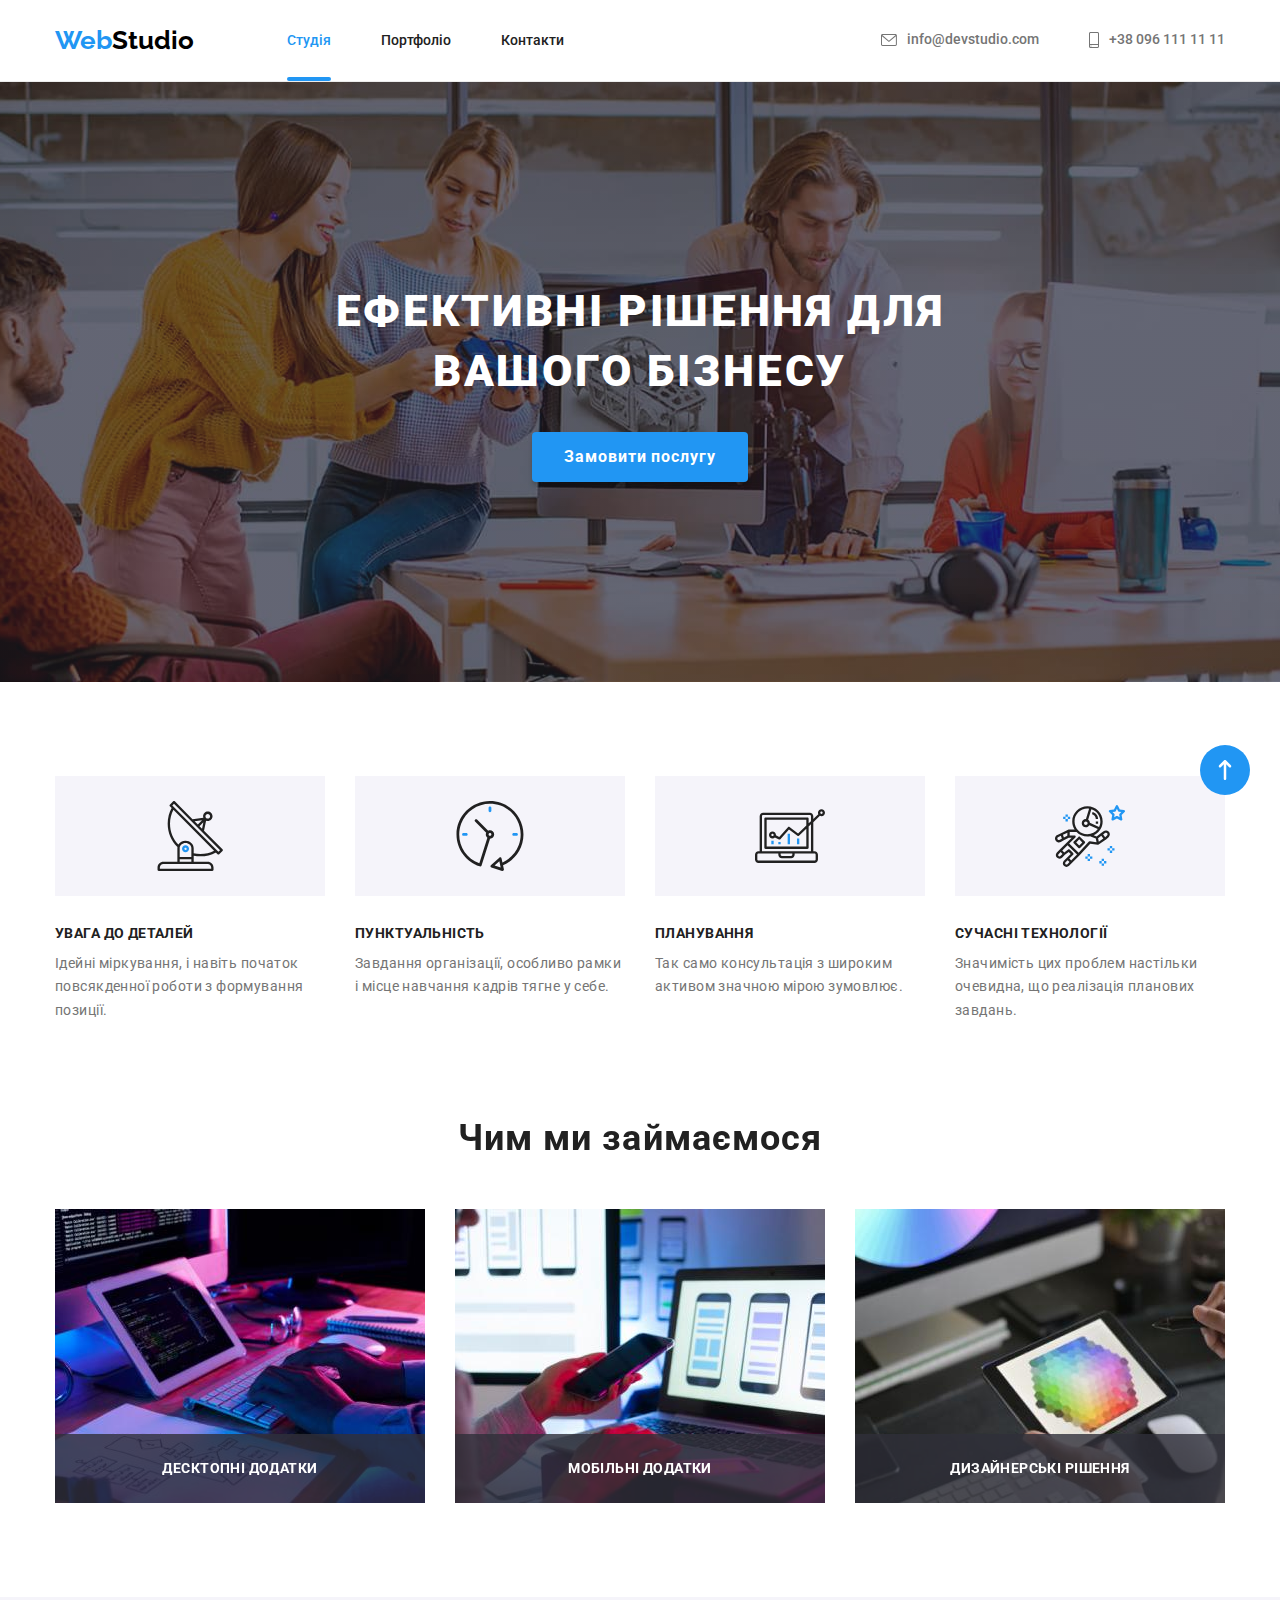
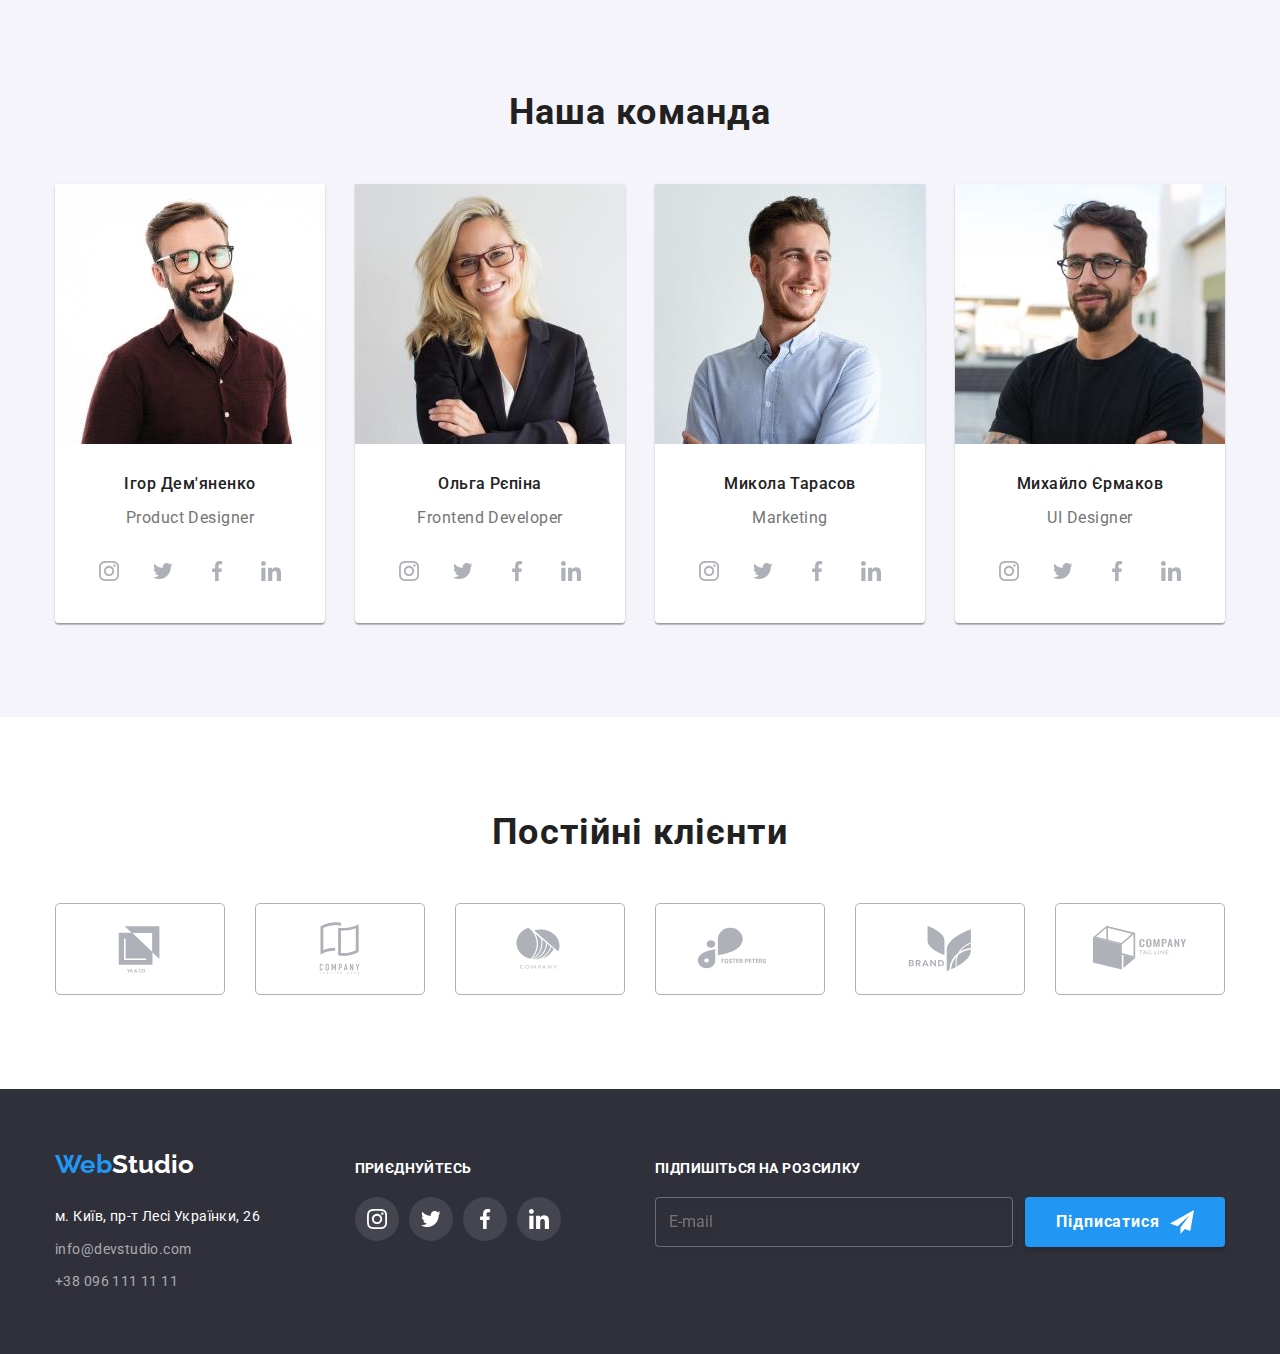
<file: index.html>
<!DOCTYPE html>
<html lang="uk">
  <head>
    <meta charset="utf-8" />
    <meta http-equiv="X-UA-Compatible" content="IE=edge" />
    <meta name="viewport" content="width=device-width, initial-scale=1" />
    <title>Студія</title>
    <link
      href="https://fonts.googleapis.com/css2?family=Raleway:wght@700&family=Roboto:wght@400;500;700;900&display=swap"
      rel="stylesheet"
    />
    <link
      rel="stylesheet"
      href="https://cdnjs.cloudflare.com/ajax/libs/modern-normalize/1.1.0/modern-normalize.min.css"
    />
    <link href="./css/main.min.css" rel="stylesheet" />
  </head>
  <body>
    <header class="header" id="header">
      <div class="container header__container">
        <a href="./index.html" class="header__logo link" lang="en" title="Cтудія">
          <span class="header__logo--accent">Web</span><span>Studio</span>
        </a>
        <nav class="navigation">
          <ul class="navigation__list list">
            <li class="navigation__item">
              <a href="./index.html" class="navigation__link navigation__link--current link">Студія</a>
            </li>
            <li class="navigation__item">
              <a href="./portfolio.html" class="navigation__link link">Портфоліо</a>
            </li>
            <li class="navigation__item">
              <a href="#cont" class="navigation__link link">Контакти</a></li>
          </ul>
        </nav>

        <ul class="header-contacts__list list">
          <li class="header-contacts__item">
            <a href="mailto:info@devstudio.com" class="header-contacts__link link">
              <svg class="header-contacts__icon-envelope" width="16" height="12">
                <use href="./images/icons.svg#icon-envelope"></use>
              </svg>
              info@devstudio.com</a
            >
          </li>
          <li class="header-contacts__item">
            <a href="tel:+380961111111" class="header-contacts__link link">
              <svg class="header-contacts__icon-smartphone" width="10" height="16">
                <use href="./images/icons.svg#icon-smartphone"></use>
              </svg>
              +38 096 111 11 11</a
            >
          </li>
        </ul>
        <div class="header-line"></div>
      </div>
    </header>
    <main>
      <section class="hero section" id="hero">
        <div class="container hero__container">
          <h1 class="hero__title">
            Ефективні рішення для <br />
            вашого бізнесу
          </h1>
          <button class="hero__button btn" type="button" data-modal-open="openModalBtn">
            Замовити послугу
          </button>
          <div class="overlay is-hidden" data-modal="modal"> 
            <div class="modal" data-modal="data-modal">
              <p class="modal__title">Залиште свої дані, ми вам передзвонимо</p>
              <a class="modal__button" href="#" data-modal-close="closeModalBtn">
                <svg class="button__close-icon" width="18" height="18">
                  <use href="./images/icons.svg#icon-close"></use>
                </svg>
              </a>
              <form class="modal__form" action="./recall.html">
                <div class="form-group" role="group">
                  <label class="form__label" for="name">Ім'я
                    <input class="form__input" type="text" id="name">
                    <svg class="form__icon" width="18" height="18">
                      <use href="./images/icons.svg#icon-person"></use>
                    </svg> 
                  </label>
                  <label class="form__label" for="phone">Телефон
                    <input class="form__input" type="text" id="phone">
                    <svg class="form__icon" width="18" height="18">
                      <use href="./images/icons.svg#icon-phone"></use>
                    </svg>
                  </label>
                  <label class="form__label" for="mail">Пошта
                    <input class="form__input" type="text" id="mail">
                    <svg class="form__icon" width="18" height="18">
                      <use href="./images/icons.svg#icon-email"></use>
                    </svg>
                  </label>
                  <label class="form__label" for="comment">Коментар
                    <textarea class="comment-input form__input" rows="7" placeholder="Введіть текст" id="comment"></textarea>
                  </label>
                </div>
                <div class="privacy-wrap">
                  <label class="privacy-checkbox">
                    <input class="privacy__input" type="checkbox" name="privacy" value="privacy" />
                    Погоджуюся з розсилкою та приймаю 
                    <svg class="privacy__check-icon" width="16" height="15">
                      <use href="./images/icons.svg#icon-checkbox"></use>
                    </svg>
                    <svg class="privacy__uncheck-icon"  width="16" height="15">
                      <use href="./images/icons.svg#icon-uncheck"></use>
                    </svg>
                    <a class="privacy__link link" href="#">Умови договору</a>
                  </label>
                </div>
                <button class="form_button btn" type="submit">Відправити</button>
              </form>
              
            </div>
          </div>
        </div>
      </section>
      <section class="feauters section">
        <div class="container feauters-wrap">
          <h2 class="feauters__title visually-hidden">Особливості</h2>
          <ul class="feauters__list list">
            <li class="feauters__item item">
              <div class="feauters__icon-wrapper">
                <svg class="feauters__icon icon" width="70" height="70">
                  <use href="./images/icons.svg#icon-antenna"></use>
                </svg>
              </div>
              <h3 class="feauters__post poststyle">УВАГА ДО ДЕТАЛЕЙ</h3>
              <p class="feauters__text textstyle">
                Ідейні міркування, і навіть початок повсякденної роботи з
                формування позиції.
              </p>
            </li>
            <li class="feauters__item item">
              <div class="feauters__icon-wrapper">
                <svg class="feauters__icon icon" width="70" height="70">
                  <use href="./images/icons.svg#icon-clock"></use>
                </svg>
              </div>
              <h3 class="feauters__post poststyle">ПУНКТУАЛЬНІСТЬ</h3>
              <p class="feauters__text textstyle">
                Завдання організації, особливо рамки і місце навчання кадрів
                тягне у себе.
              </p>
            </li>
            <li class="feauters__item item">
              <div class="feauters__icon-wrapper">
                <svg class="feauters__icon icon" width="70" height="70">
                  <use href="./images/icons.svg#icon-diagram"></use>
                </svg>
              </div>
              <h3 class="feauters__post poststyle">ПЛАНУВАННЯ</h3>
              <p class="feauters__text textstyle">
                Так само консультація з широким активом значною мірою зумовлює.
              </p>
            </li>
            <li class="feauters__item item">
              <div class="feauters__icon-wrapper">
                <svg class="feauters__icon icon" width="70" height="70">
                  <use href="./images/icons.svg#icon-astronaut"></use>
                </svg>
              </div>
              <h3 class="feauters__post poststyle">СУЧАСНІ ТЕХНОЛОГІЇ</h3>
              <p class="feauters__text textstyle">
                Значимість цих проблем настільки очевидна, що реалізація
                планових завдань.
              </p>
            </li>
          </ul>
        </div>
      </section>
      <section class="section services">
        <div class="container services__container">
          <h2 class="services__title">Чим ми займаємося</h2>
          <ul class="services__list list">
            <li class="services__item item">
              <img 
                class="services__img"
                src="./images/1-web.jpg"
                alt="Верстка веб-сторінок. Програміст пише код для веб-сайту"
                width="370"
              />
              <p class="services__text">
                  Десктопні додатки
              </p>
            </li>
            <li class="services__item item">
              <img
                src="./images/2-soft.jpg"
                alt="Розробка додатків. Дизайнер розробляє інтерфейс додатку"
                width="370"
              />
              <p class="services__text">
                  Мобільні додатки
              </p>
            </li>

            <li class="services__item item">
              <img
                src="./images/3-color.jpg"
                alt="Дизайнерські послуги. Креативний дизайнер підбирає колір на графічному планшеті"
                width="370"
              />
              <p class="services__text">
                  Дизайнерські рішення
              </p>
            </li>
          </ul>
        </div>
      </section>
      <section class="section team">
        <div class="container team__container">
          <h2 class="team__title">Наша команда</h2>
          <ul class="member-list list">
            <li class="member-card item">
              <img src="./images/igor.jpg" width="270" alt="Ігор Дем'яненко" />
              <div class="card">
                <h3 class="card__post poststyle">Ігор Дем'яненко</h3>
                <p class="card__text textstyle">Product Designer</p>
                <ul class="card-soc list">
                  <li class="card-soc__item item">
                    <a href="#" class="link card-soc__link">
                      <svg class="card-soc__icon icon" width="20" height="20">
                        <use href="./images/icons.svg#icon-instagram"></use>
                      </svg>
                    </a>
                  </li>
                  <li class="card-soc__item item">
                    <a href="#" class="link card-soc__link">
                      <svg class="card-soc__icon icon" width="20" height="20">
                        <use href="./images/icons.svg#icon-twitter"></use>
                      </svg>
                    </a>
                  </li>
                  <li class="card-soc__item item">
                    <a href="#" class="link card-soc__link">
                      <svg class="card-soc__icon icon" width="20" height="20">
                        <use href="./images/icons.svg#icon-facebook"></use>
                      </svg>
                    </a>
                  </li>
                  <li class="card-soc__item item">
                    <a href="#" class="link card-soc__link">
                      <svg class="card-soc__icon icon" width="20" height="20">
                        <use href="./images/icons.svg#icon-linkedin"></use>
                      </svg>
                    </a>
                  </li>
                </ul>
              </div>
            </li>
            <li class="member-card item">
              <img src="./images/olga.jpg" width="270" alt="Ольга Рєпіна" />
              <div class="card">
                <h3 class="card__post poststyle">Ольга Рєпіна</h3>
                <p class="card__text textstyle">Frontend Developer</p>
                <ul class="card-soc list">
                  <li class="card-soc__item item">
                    <a href="#" class="link card-soc__link">
                      <svg class="card-soc__icon icon" width="20" height="20">
                        <use href="./images/icons.svg#icon-instagram"></use>
                      </svg>
                    </a>
                  </li>
                  <li class="card-soc__item item">
                    <a href="#" class="link card-soc__link">
                      <svg class="card-soc__icon icon" width="20" height="20">
                        <use href="./images/icons.svg#icon-twitter"></use>
                      </svg>
                    </a>
                  </li>
                  <li class="card-soc__item item">
                    <a href="#" class="link card-soc__link">
                      <svg class="card-soc__icon icon" width="20" height="20">
                        <use href="./images/icons.svg#icon-facebook"></use>
                      </svg>
                    </a>
                  </li>
                  <li class="card-soc__item item">
                    <a href="#" class="link card-soc__link">
                      <svg class="card-soc__icon icon" width="20" height="20">
                        <use href="./images/icons.svg#icon-linkedin"></use>
                      </svg>
                    </a>
                  </li>
                </ul>
              </div>
            </li>
            <li class="member-card item">
              <img src="./images/mykola.jpg" width="270" alt="Микола Тарасов" />
              <div class="card">
                <h3 class="card__post poststyle">Микола Тарасов</h3>
                <p class="card__text textstyle">Marketing</p>
                <ul class="card-soc list">
                  <li class="card-soc__item item">
                    <a href="#" class="link card-soc__link">
                      <svg class="card-soc__icon icon" width="20" height="20">
                        <use href="./images/icons.svg#icon-instagram"></use>
                      </svg>
                    </a>
                  </li>
                  <li class="card-soc__item item">
                    <a href="#" class="link card-soc__link">
                      <svg class="card-soc__icon icon" width="20" height="20">
                        <use href="./images/icons.svg#icon-twitter"></use>
                      </svg>
                    </a>
                  </li>
                  <li class="card-soc__item item">
                    <a href="#" class="link card-soc__link">
                      <svg class="card-soc__icon icon" width="20" height="20">
                        <use href="./images/icons.svg#icon-facebook"></use>
                      </svg>
                    </a>
                  </li>
                  <li class="card-soc__item item">
                    <a href="#" class="link card-soc__link">
                      <svg class="card-soc__icon icon" width="20" height="20">
                        <use href="./images/icons.svg#icon-linkedin"></use>
                      </svg>
                    </a>
                  </li>
                </ul>
              </div>
            </li>
            <li class="member-card item">
              <img src="./images/mykhailo.jpg" width="270" alt="Михайло Єрмаков" />
              <div class="card">
                <h3 class="card__post poststyle">Михайло Єрмаков</h3>
                <p class="card__text textstyle">UI Designer</p>
                <ul class="card-soc list">
                  <li class="card-soc__item item">
                    <a href="#" class="link card-soc__link">
                      <svg class="card-soc__icon icon" width="20" height="20">
                        <use href="./images/icons.svg#icon-instagram"></use>
                      </svg>
                    </a>
                  </li>
                  <li class="card-soc__item item">
                    <a href="#" class="link card-soc__link">
                      <svg class="card-soc__icon icon" width="20" height="20">
                        <use href="./images/icons.svg#icon-twitter"></use>
                      </svg>
                    </a>
                  </li>
                  <li class="card-soc__item item">
                    <a href="#" class="link card-soc__link">
                      <svg class="card-soc__icon icon" width="20" height="20">
                        <use href="./images/icons.svg#icon-facebook"></use>
                      </svg>
                    </a>
                  </li>
                  <li class="card-soc__item item">
                    <a href="#" class="link card-soc__link">
                      <svg class="card-soc__icon icon" width="20" height="20">
                        <use href="./images/icons.svg#icon-linkedin"></use>
                      </svg>
                    </a>
                  </li>
                </ul>
              </div>
            </li>
          </ul>
        </div>
      </section>
      <section class="section clients">
        <div class="container clients__container">
          <h2 class="clients__title">Постійні клієнти</h2>
          <ul class="clients__list list">
            <li class="clients__item item">
              <a href="#" class="link client__link">
                <svg class="client__icon icon" width="106" height="60">
                  <use href="./images/icons.svg#icon-client1"></use>
                </svg>
              </a>
            </li>
            <li class="clients__item item">
              <a href="#" class="link client__link">
                <svg class="client__icon icon" width="106" height="60">
                  <use href="./images/icons.svg#icon-client2"></use>
                </svg>
              </a>
            </li>
            <li class="clients__item item">
              <a href="#" class="link client__link">
                <svg class="client__icon icon" width="106" height="60">
                  <use href="./images/icons.svg#icon-client3"></use>
                </svg>
              </a>
            </li>
            <li class="clients__item item">
              <a href="#" class="link client__link">
                <svg class="client__icon icon" width="106" height="60">
                  <use href="./images/icons.svg#icon-client4"></use>
                </svg>
              </a>
            </li>
            <li class="clients__item item">
              <a href="#" class="link client__link">
                <svg class="client__icon icon" width="106" height="60">
                  <use href="./images/icons.svg#icon-client5"></use>
                </svg>
              </a>
            </li>
            <li class="clients__item item">
              <a href="#" class="link client__link">
                <svg class="client__icon icon" width="106" height="60">
                  <use href="./images/icons.svg#icon-client6"></use>
                </svg>
              </a>
            </li>
          </ul>
        </div>
      </section>
    </main>
    <footer class="footer">
      <div class="container footer-container">
        <div class="footer-group">
          <a href="./index.html" class="footer__logo link" title="Cтудія"
            ><span class="footer__logo--accent">Web</span
            ><span>Studio</span></a
          >
          <address class="adress">
            <ul class="adress__list list">
              <li class="adress__item">
                <a
                  href="https://goo.gl/maps/tANwrw668av1KkJdA"
                  target="_blank"
                  rel="noopener noreferrer"
                  class="link map"
                  >м. Київ, пр-т Лесі Українки, 26</a
                >
              </li>
              <li class="adress__item">
                <a href="mailto:info@devstudio.com" class="link"
                  >info@devstudio.com</a
                >
              </li>
              <li class="adress__item">
                <a href="tel:+380961111111" class="link">+38 096 111 11 11</a>
              </li>
            </ul>
          </address>
        </div>
        <div class="footer-soc">
          <strong class="footer-soc__headline title">приєднуйтесь</strong>
          <ul class="footer-soc__list list">
            <li class="footer-soc__item item">
              <a href="#" class="link footer-soc__link">
                <svg class="footer-soc__icon icon" width="20" height="20">
                  <use href="./images/icons.svg#icon-instagram"></use>
                </svg>
              </a>
            </li>
            <li class="footer-soc__item item">
              <a href="#" class="link footer-soc__link">
                <svg class="footer-soc__icon icon" width="20" height="20">
                  <use href="./images/icons.svg#icon-twitter"></use>
                </svg>
              </a>
            </li>
            <li class="footer-soc__item item">
              <a href="#" class="link footer-soc__link">
                <svg class="footer-soc__icon icon" width="20" height="20">
                  <use href="./images/icons.svg#icon-facebook"></use>
                </svg>
              </a>
            </li>
            <li class="footer-soc__item item">
              <a href="#" class="link footer-soc__link">
                <svg class="footer-soc__icon icon" width="20" height="20">
                  <use href="./images/icons.svg#icon-linkedin"></use>
                </svg>
              </a>
            </li>
          </ul>
        </div>
        <div class="subscription" role="group">
          <strong class="subscription__headline title">Підпишіться на розсилку</strong>
          <form class="subscription-form">
            <label class="subscription__label" for="submail">
              <input class="subscription__input" type="email" name="mail" placeholder="E-mail" id="submail">
            </label>
            <button class="subscription__btn btn" type="submit">Підписатися</button>
          </form>
        </div>
      </div>
    </footer>
    <a class="scroll-to-top" href="#header">
      <svg class="arrow-top" width="20" height="20">
        <use href="./images/icons.svg#arrow-top"></use>
      </svg>
    </a>
    <script src="./js/modal.js"></script>
  </body>
</html>
</file>
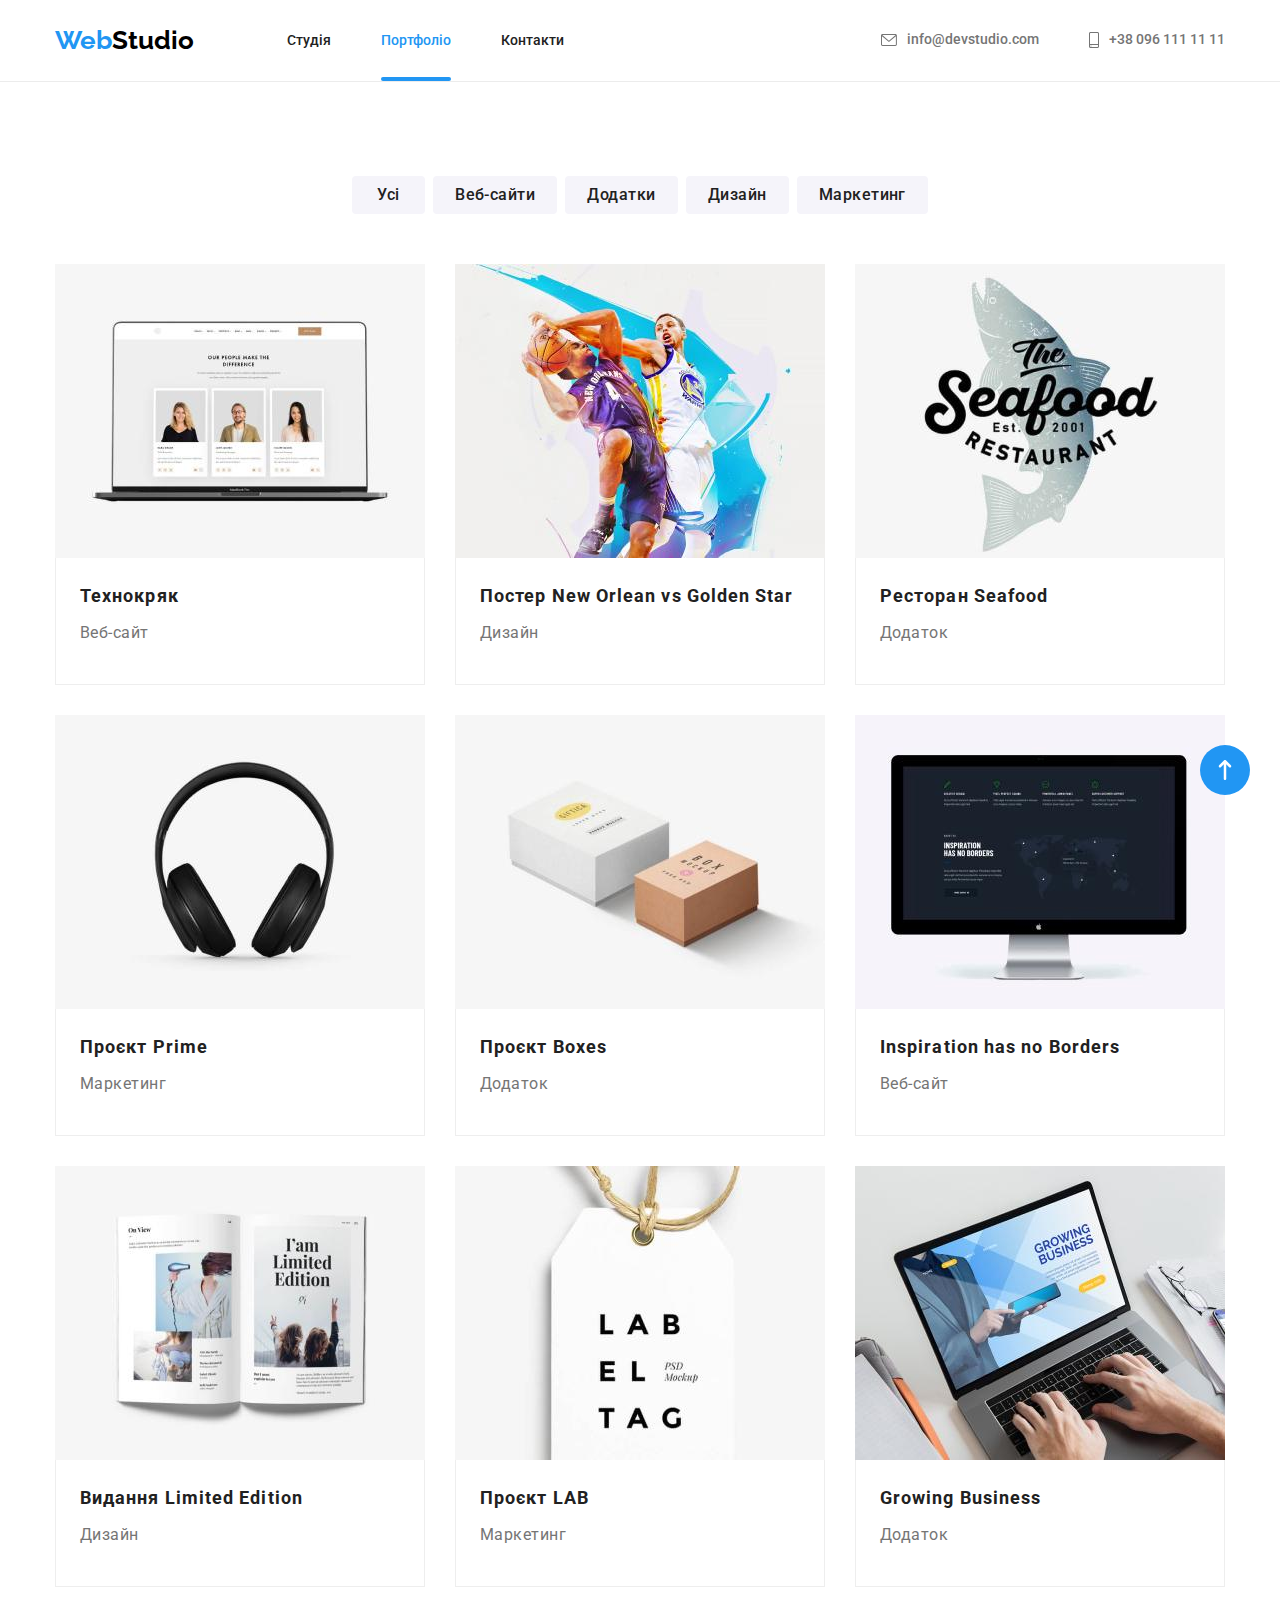
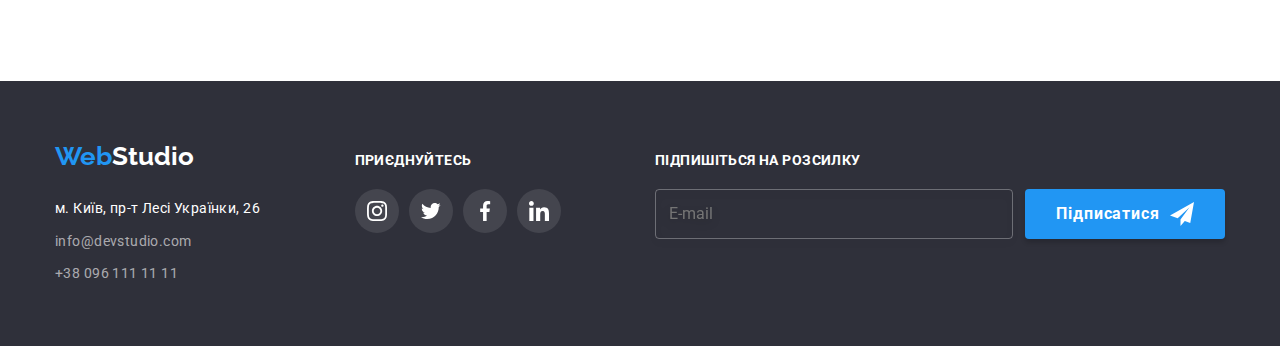
<file: portfolio.html>
<!DOCTYPE html>
<html lang="uk">
  <head>
    <meta charset="UTF-8" />
    <meta http-equiv="X-UA-Compatible" content="IE=edge" />
    <meta name="viewport" content="width=device-width, initial-scale=1.0" />
    <title>Портфоліо</title>
    <link
      href="https://fonts.googleapis.com/css2?family=Raleway:wght@700&family=Roboto:wght@400;500;700;900&display=swap"
      rel="stylesheet"
    />
    <link
      rel="stylesheet"
      href="https://cdnjs.cloudflare.com/ajax/libs/modern-normalize/1.1.0/modern-normalize.min.css"
    />
    <link href="./css/main.min.css" rel="stylesheet" />
  </head>
  <body>
    <header class="header" id="header">
      <div class="container header__container">
        <a href="./index.html" class="header__logo link" lang="en" title="Cтудія">
          <span class="header__logo--accent">Web</span><span>Studio</span>
        </a>
        <nav class="navigation">
          <ul class="navigation__list list">
            <li class="navigation__item">
              <a href="./index.html" class="navigation__link link">Студія</a>
            </li>
            <li class="navigation__item">
              <a href="./portfolio.html" class="navigation__link navigation__link--current link">Портфоліо</a>
            </li>
            <li class="navigation__item">
              <a href="#cont" class="navigation__link link">Контакти</a></li>
          </ul>
        </nav>

        <ul class="header-contacts__list list">
          <li class="header-contacts__item">
            <a href="mailto:info@devstudio.com" class="header-contacts__link link">
              <svg class="header-contacts__icon-envelope" width="16" height="12">
                <use href="./images/icons.svg#icon-envelope"></use>
              </svg>
              info@devstudio.com</a
            >
          </li>
          <li class="header-contacts__item">
            <a href="tel:+380961111111" class="header-contacts__link link">
              <svg class="header-contacts__icon-smartphone" width="10" height="16">
                <use href="./images/icons.svg#icon-smartphone"></use>
              </svg>
              +38 096 111 11 11</a
            >
          </li>
        </ul>
        <div class="header-line"></div>
      </div>
    </header>
    <main>
      <section class="section portfolio-section">
        <div class="container portfolio-container">
          <h1 class="portfolio__title visually-hidden">Портфоліо</h1>
          <ul class="portfolio-filters list">
            <li class="filter__item item">
              <button class="filter__button btn" type="button">Усі</button>
            </li>
            <li class="filter__item item">
              <button class="filter__button btn" type="button">
                Веб-сайти
              </button>
            </li>
            <li class="filter__item item">
              <button class="filter__button btn" type="button">
                Додатки
              </button>
            </li>
            <li class="filter__item item">
              <button class="filter__button btn" type="button">Дизайн</button>
            </li>
            <li class="filter__item item">
              <button class="filter__button btn" type="button">
                Маркетинг
              </button>
            </li>
          </ul>
          <ul class="portfolio-cards list">
            <li class="portfolio-card__item item" >
              <a href="#" class="portfolio-card__link link">
                <div class="card-group">
                  <img
                    src="./images/1-technokriak.jpg"
                    width="370"
                    alt="На екрані ноутбука профайли працівників"
                  />
                  <div class="card-description-wrap">
                    <p class="card-description__text">Ресурс пропонує комплексні пропозиції з різним рівнем функціоналу та сервісів. Все це дозволить відвідувачу отримати вичерпні відомості про компанію чи приватну особу.</p>
                  </div>
                </div>
                <div class="card-infobox">
                  <h2 class="card__name poststyle">Технокряк</h2>
                  <p class="card__text textstyle">Веб-сайт</p>
                </div>
              </a>
            </li>

            <li class="portfolio-card__item item">
              <a href="#" class="portfolio-card__link link">
                <div class="card-group">
                <img
                  src="./images/2-poster.jpg"
                  width="370"
                  alt="Два баскетболісти з м'ячем"
                />
                <div class="card-description-wrap">
                    <p class="card-description__text">Ресурс пропонує комплексні пропозиції з різним рівнем функціоналу та сервісів. Все це дозволить відвідувачу отримати вичерпні відомості про компанію чи приватну особу.</p>
                  </div>
                  </div>
                <div class="card-infobox">
                  <h2 class="card__name poststyle">
                    Постер New Orlean vs Golden Star
                  </h2>
                  <p class="card__text textstyle">Дизайн</p>
                </div>
              </a>
            </li>

            <li class="portfolio-card__item item">
              <a href="#" class="portfolio-card__link link">
                <div class="card-group">
                <img
                  src="./images/3-seafood.jpg"
                  width="370"
                  alt="Логотип ресторану морепродуктів"
                />
                <div class="card-description-wrap">
                    <p class="card-description__text">Ресурс пропонує комплексні пропозиції з різним рівнем функціоналу та сервісів. Все це дозволить відвідувачу отримати вичерпні відомості про компанію чи приватну особу.</p>
                  </div>
                  </div>
                <div class="card-infobox">
                  <h2 class="card__name poststyle">Ресторан Seafood</h2>
                  <p class="card__text textstyle">Додаток</p>
                </div>
              </a>
            </li>

            <li class="portfolio-card__item item">
              <a href="#" class="portfolio-card__link link">
                <div class="card-group">
                <img
                  src="./images/4-prime.jpg"
                  width="370"
                  alt="комп'ютрні навушники"
                />
                <div class="card-description-wrap">
                    <p class="card-description__text">Ресурс пропонує комплексні пропозиції з різним рівнем функціоналу та сервісів. Все це дозволить відвідувачу отримати вичерпні відомості про компанію чи приватну особу.</p>
                  </div>
                  </div>
                <div class="card-infobox">
                  <h2 class="card__name poststyle">Проєкт Prime</h2>
                  <p class="card__text textstyle">Маркетинг</p>
                </div>
              </a>
            </li>

            <li class="portfolio-card__item item">
              <a href="#" class="portfolio-card__link link">
                <div class="card-group">
                <img
                  src="./images/5-boxes.jpg"
                  width="370"
                  alt="дві картонні коробочки"
                />
                <div class="card-description-wrap">
                    <p class="card-description__text">Ресурс пропонує комплексні пропозиції з різним рівнем функціоналу та сервісів. Все це дозволить відвідувачу отримати вичерпні відомості про компанію чи приватну особу.</p>
                  </div>
                  </div>
                <div class="card-infobox">
                  <h2 class="card__name poststyle">Проєкт Boxes</h2>
                  <p class="card__text textstyle">Додаток</p>
                </div>
              </a>
            </li>

            <li class="portfolio-card__item item">
              <a href="#" class="portfolio-card__link link">
                <div class="card-group">
                <img
                  src="./images/6-noborders.jpg"
                  width="370"
                  alt="екран комп'ютера з картою та інтерактивними елементами"
                />
                <div class="card-description-wrap">
                    <p class="card-description__text">Ресурс пропонує комплексні пропозиції з різним рівнем функціоналу та сервісів. Все це дозволить відвідувачу отримати вичерпні відомості про компанію чи приватну особу.</p>
                  </div>
                  </div>
                <div class="card-infobox">
                  <h2 class="card__name poststyle">
                    Inspiration has no Borders
                  </h2>
                  <p class="card__text textstyle">Веб-сайт</p>
                </div>
              </a>
            </li>

            <li class="portfolio-card__item item">
              <a href="#" class="portfolio-card__link link">
                <div class="card-group">
                <img
                  src="./images/7-limited.jpg"
                  width="370"
                  alt="розгорнутий глянцевий журнал"
                />
                <div class="card-description-wrap">
                    <p class="card-description__text">Ресурс пропонує комплексні пропозиції з різним рівнем функціоналу та сервісів. Все це дозволить відвідувачу отримати вичерпні відомості про компанію чи приватну особу.</p>
                  </div>
                  </div>
                <div class="card-infobox">
                  <h2 class="card__name poststyle">
                    Видання Limited Edition
                  </h2>
                  <p class="card__text textstyle">Дизайн</p>
                </div>
              </a>
            </li>

            <li class="portfolio-card__item item">
              <a href="#" class="portfolio-card__link link">
                <div class="card-group">
                <img
                  src="./images/8-taglab.jpg"
                  width="370"
                  alt="бірка з написом ЛАБ"
                />
                <div class="card-description-wrap">
                    <p class="card-description__text">Ресурс пропонує комплексні пропозиції з різним рівнем функціоналу та сервісів. Все це дозволить відвідувачу отримати вичерпні відомості про компанію чи приватну особу.</p>
                  </div>
                  </div>
                <div class="card-infobox">
                  <h2 class="card__name poststyle">Проєкт LAB</h2>
                  <p class="card__text textstyle">Маркетинг</p>
                </div>
              </a>
            </li>

            <li class="portfolio-card__item item">
              <a href="#" class="portfolio-card__link link">
                <div class="card-group">
                <img
                  src="./images/9-grow.jpg"
                  width="370"
                  alt="людина друкую на клавіатурі ноутбуку"
                />
                <div class="card-description-wrap">
                    <p class="card-description__text">Ресурс пропонує комплексні пропозиції з різним рівнем функціоналу та сервісів. Все це дозволить відвідувачу отримати вичерпні відомості про компанію чи приватну особу.</p>
                  </div>
                  </div>
                <div class="card-infobox">
                  <h2 class="card__name poststyle">Growing Business</h2>
                  <p class="card__text textstyle">Додаток</p>
                </div>
              </a>
            </li>
          </ul>
        </div>
      </section>
    </main>
    <footer class="footer">
      <div class="container footer-container">
        <div class="footer-group">
          <a href="./index.html" class="footer__logo link" title="Cтудія"
            ><span class="footer__logo--accent">Web</span
            ><span>Studio</span></a
          >
          <address class="adress">
            <ul class="adress__list list">
              <li class="adress__item">
                <a
                  href="https://goo.gl/maps/tANwrw668av1KkJdA"
                  target="_blank"
                  rel="noopener noreferrer"
                  class="link map"
                  >м. Київ, пр-т Лесі Українки, 26</a
                >
              </li>
              <li class="adress__item">
                <a href="mailto:info@devstudio.com" class="link"
                  >info@devstudio.com</a
                >
              </li>
              <li class="adress__item">
                <a href="tel:+380961111111" class="link">+38 096 111 11 11</a>
              </li>
            </ul>
          </address>
        </div>
        <div class="footer-soc">
          <strong class="footer-soc__headline title">приєднуйтесь</strong>
          <ul class="footer-soc__list list">
            <li class="footer-soc__item item">
              <a href="#" class="link footer-soc__link">
                <svg class="footer-soc__icon icon" width="20" height="20">
                  <use href="./images/icons.svg#icon-instagram"></use>
                </svg>
              </a>
            </li>
            <li class="footer-soc__item item">
              <a href="#" class="link footer-soc__link">
                <svg class="footer-soc__icon icon" width="20" height="20">
                  <use href="./images/icons.svg#icon-twitter"></use>
                </svg>
              </a>
            </li>
            <li class="footer-soc__item item">
              <a href="#" class="link footer-soc__link">
                <svg class="footer-soc__icon icon" width="20" height="20">
                  <use href="./images/icons.svg#icon-facebook"></use>
                </svg>
              </a>
            </li>
            <li class="footer-soc__item item">
              <a href="#" class="link footer-soc__link">
                <svg class="footer-soc__icon icon" width="20" height="20">
                  <use href="./images/icons.svg#icon-linkedin"></use>
                </svg>
              </a>
            </li>
          </ul>
        </div>
        <div class="subscription" role="group">
          <strong class="subscription__headline title">Підпишіться на розсилку</strong>
          <form class="subscription-form">
            <label class="subscription__label" for="submail">
              <input class="subscription__input" type="email" name="mail" placeholder="E-mail" id="submail">
            </label>
            <button class="subscription__btn btn" type="submit">Підписатися</button>
          </form>
        </div>
      </div>
    </footer>
    <a class="scroll-to-top" href="#header">
      <svg class="arrow-top" width="20" height="20">
        <use href="./images/icons.svg#arrow-top"></use>
      </svg>
    </a>
  </body>
</html>
</file>
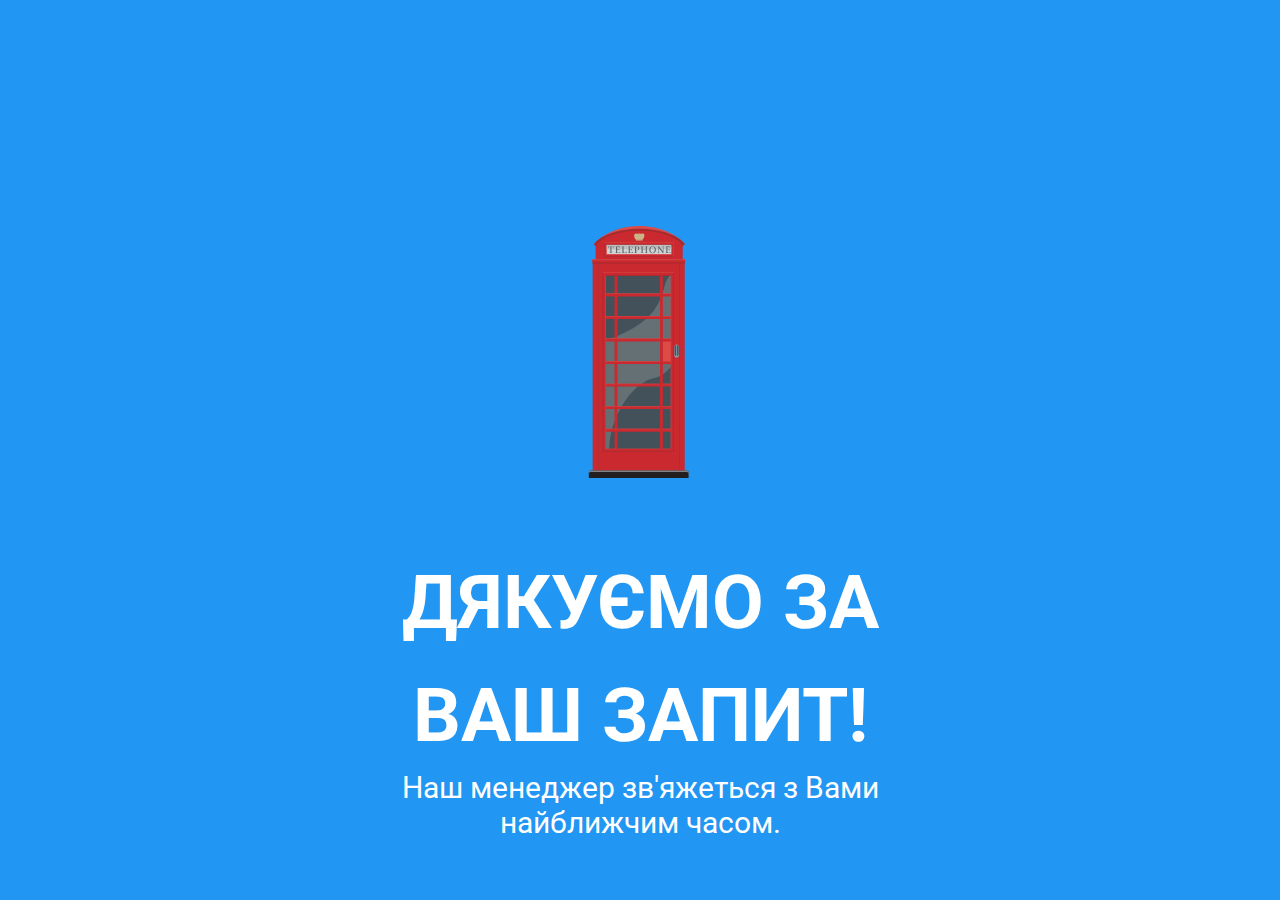
<file: recall.html>
<!DOCTYPE html>
<html lang="en">
<head>
    <meta charset="UTF-8">
    <meta http-equiv="X-UA-Compatible" content="IE=edge">
    <meta name="viewport" content="width=device-width, initial-scale=1.0">
    <title>Дякую</title>
    <link
      href="https://fonts.googleapis.com/css2?family=Raleway:wght@700&family=Roboto:wght@400;500;700;900&display=swap"
      rel="stylesheet"
    />
    <link
      rel="stylesheet"
      href="https://cdnjs.cloudflare.com/ajax/libs/modern-normalize/1.1.0/modern-normalize.min.css"
    />
    <link href="./css/styles.css" rel="stylesheet" />
</head>
<body>
    <section class="recall">
        <div class="recall-wrap">
            <h1 class="recall-title title">ДЯКУЄМО ЗА ВАШ ЗАПИТ!</h1>
            <p class="recall-text">Наш менеджер зв'яжеться з Вами найближчим часом.</p>
            <svg class="phonebooth" width="100px" height="252px">
                <use href="./images/icons.svg#icon-phonebooth"></use>
            </svg>
        </.recall-wrap>
    </section>
</body>
</html>
</file>
<file: css/styles.css>
/* колір логотипу #2196F3 #000000 */
/* основний колір тексту #212121 */
/* додатковий колір тексту #757575 */
/* колір почта та телефон #757575 */
/* колір тексту секції "Hero" #FFFFFF */
/* акцентуючий колір #2196F3 */
/* колір секції адреси color: rgba(255, 255, 255, 0.6); */
/* колір іконок: #AFB1B8 */
:root {
  --main-color: #2196f3;
  --main-text-color: #212121;
  --secondary-text-color: #757575;
  --button-text-color: #ffffff;
  --contacts-color: rgba(255, 255, 255, 0.6);
  --main-font-family: "Roboto", sans-serif;
  --item-grid-gap: 30px;
  --header-items-gap: 50px;
  --svg-main-color: #afb1b8;
}


* {
  box-sizing: border-box;
}

html {
  scroll-behavior: smooth;
}

h1,
h2,
h3,
p,
ul {
  padding: 0;
  margin: 0;
}

body {
  color: #212121;
  background-color: #ffffff;
  font-family: var(--main-font-family);
}

img {
  display: block;
  max-width: 100%;
}



.section {
  padding-top: 94px;
  padding-bottom: 94px;
}

.container {
  display: flex;
  width: 1200px;
  margin-left: auto;
  margin-right: auto;
  padding-left: 15px;
  padding-right: 15px;
}

.item {
  display: block;
}

.btn {
  cursor: pointer;
}

.section-title {
  color: var(--main-text-color);
  font-size: 36px;
  line-height: 1.17;
  letter-spacing: 0.03em;
  margin-bottom: 50px;
  text-align: center;
}

.list {
  list-style: none;
}

.link {
  color: var(--main-text-color);
  text-decoration: none;
}

/* Модальне вікно */

.modal-window {
  position: fixed;
  top: 50%;
  left: 50%;
  transform: translate(-50%, -50%);
  padding: 40px;
  width: 528px;
  height: 581px;
  background: #ffffff;
  box-shadow: 0px 1px 3px rgba(0, 0, 0, 0.12), 0px 1px 1px rgba(0, 0, 0, 0.14),
    0px 2px 1px rgba(0, 0, 0, 0.2);
  border-radius: 4px;
  display: flex;
  flex-direction: column;
  justify-content: center;
  align-content: center;
  align-items: center;
  z-index: 15;
}

.close-btn {
  position: absolute;
  top: 8px;
  right: 8px;
  display: flex;
  width: 30px;
  height: 30px;
  border: 1px solid rgba(0, 0, 0, 0.1);
  border-radius: 50%;
  align-items: center;
  justify-content: center;
  cursor: pointer;
  z-index: 14;
}

.close-icon {
  fill: #000000;
  display: block;
}

.close-btn:hover .close-icon {
  fill: var(--main-color);
}

.is-hidden {
  visibility: hidden;
  opacity: 0;
  pointer-events: revert;
  transform: scale(1);
}

.overlay {
  position: fixed;
  top: 0;
  z-index: 5;
  left: 0;
  width: 100%;
  height: 100%;
  background: rgba(0, 0, 0, 0.2);
  transition: 0.5s;
}

.modal-title {
  font-family: 'Roboto';
font-style: normal;
font-weight: 700;
font-size: 20px;
line-height: 1.15;
text-align: center;
letter-spacing: 0.03em;
margin-bottom: 12px;
color: #212121;
}

.feedback {
  display: flex;
  flex-direction: column;
  text-align: left;
  align-items: center;
}

.feedback-icon {
  position: absolute;
  top: 50%;
  left: 12px;
  fill: #212121;
  z-index: 13;
}

.feedback-label {
  position: relative; 
  display: flex;
  flex-direction: column;
  font-weight: 400;
  font-size: 12px;
  line-height: 1.17;
  letter-spacing: 0.01em;
  gap: 4px;
  z-index: 12;
  color: #757575;
}

.input {
  background: transparent;
  outline: none;
  border: 1px solid rgba(33, 33, 33, 0.2);
  border-radius: 4px;
  width: 448px;
  min-height: 40px;
  padding-top: 11px;
  padding-right: 11px;
  padding-bottom: 11px;
  padding-left: 42px;
}

.input:hover {
  border: 1px solid var(--main-color);
  transition: cubic-bezier(0.4, 0, 0.2, 1) 250ms;
}

.input:hover + .feedback-icon {
  fill: var(--main-color);
  transition: cubic-bezier(0.4, 0, 0.2, 1) 250ms;
}

.input:focus {
  border: 1px solid var(--main-color);
  transition: cubic-bezier(0.4, 0, 0.2, 1) 250ms;
}

.input:focus + .feedback-icon {
  fill: var(--main-color);
  transition: cubic-bezier(0.4, 0, 0.2, 1) 250ms;
}

.comment-input {
  padding-left: 11px;
}

.feedback-group {
  display: flex;
  gap: 10px;
  margin-bottom: 20px;
  flex-direction: column;
}

.privacy-wrap {
  position: relative;
  display: flex;
  flex-direction: column;
  width: 425px;
  margin-bottom: 30px;
  z-index: 10;
}

.feedback-checkbox {
  display: flex;
  font-family: 'Roboto';
font-style: normal;
font-weight: 400;
font-size: 14px;
line-height: 1.71;
letter-spacing: 0.03em;
/* align-items: center; */
/* justify-content: baseline; */
background: transparent;
color: #757575;
margin-right: auto;
margin-left: auto;
gap: 3px;
}

.feedback-checkbox-input {
  display: block;
  opacity: 0;
  height: 0;
  width: 0;
}

.feedback-link {
  text-decoration: underline;
  color: var(--main-color);
  font-size: 14px;
line-height: 1.71;
letter-spacing: 0.03em;
display: flex;
}

.check-icon {
  position: absolute;
  top: 4px;
  left: 0;
  height: 15px;
  display: none;
  z-index: 11;
}

.uncheck-icon {
  position: absolute;
  top: 4px;
  left: 0;
  height: 15px;
  display: none;
  z-index: 11;
}

.privacy-wrap .feedback-checkbox-input:not(:checked) ~ .uncheck-icon {
  display: block;
  transition: cubic-bezier(0.4, 0, 0.2, 1) 250ms;
}

.privacy-wrap .feedback-checkbox-input:checked ~ .check-icon {
  display: block;
  transition: cubic-bezier(0.4, 0, 0.2, 1) 250ms;
}

.submit-btn {
  color: var(--button-text-color);
  background-color: var(--main-color);
  font-family: inherit;
  font-weight: 700;
  font-size: 16px;
  line-height: 1.87;
  letter-spacing: 0.06em;
  width: 200px;
  height: 50px;
  padding: 0;
  margin: 0;
  display: flex;
  justify-content: center;
  align-items: center;
  border: none;
  border-radius: 4px;
  box-shadow: 0px 4px 4px rgba(0, 0, 0, 0.15);
  transition: cubic-bezier(0.4, 0, 0.2, 1) 250ms;
}

.submit-btn:hover,
.submit-btn:focus {
  background-color: #188ce8;
}


/* Шапка сайту */
.header {
  margin-left: auto;
  margin-right: auto;
  background: #FFFFFF;
  position: relative;
}

.header-line {
  position: absolute;
  bottom: 0;
  transform: translateX(-13.5%);
  width: 1600px;
  height: 0;
  border-bottom: 1px solid #ececec;
  z-index: 4;
}

/* Логотип */

.header__logo {
  color: #000000;
  font-family: "Raleway";
  font-weight: 700;
  font-size: 26px;
  line-height: 1.19;
  padding-top: 25px;
  padding-bottom: 25px;
}

.header__logo--accent {
  color: #2196f3;
}

/* Навігація сайту */
.header .header__container {
  align-items: center;
  border-bottom: 1px solid #ececec;
}

.navigation__list {
  color: var(--main-text-color);
  font-weight: 500;
  font-size: 14px;
  display: flex;
  margin-left: 93px;
  gap: 50px;
}

.navigation__list .link:hover,
.navigation__list .link:focus {
  color: var(--main-color);
  transition: cubic-bezier(0.4, 0, 0.2, 1) 250ms;
}

.navigation__item {
  position: relative;
  display: flex;
  top: 50%;
  bottom: 50%;
}

.navigation__link--current {
  color: var(--main-color);
}

.navigation__link--current::after {
  content: "";
  width: 100%;
  height: 4px;
  background: #2196F3;
border-radius: 2px;
display: inline-block;
position: absolute;
bottom: 0;
left: 0;
}

.navigation__link {
  padding-top: 32px;
  padding-bottom: 32px;
}

.header-contacts__list {
  display: flex;
  align-items: center;
  margin-left: auto;
  gap: 50px;
}

.header-contacts__item {
  display: block;
  
}

.header-contacts__icon-envelope {
  margin-right: 10px;
  fill: currentColor;
}

.header-contacts__icon-smartphone {
  margin-right: 10px;
  fill: currentColor;
}

.header-contacts__link {
  display: flex;
  align-items: center;
  transition: color 250ms cubic-bezier(0.4, 0, 0.2, 1);
}

.header-contacts__link:hover,
.header-contacts__link:focus {
  color: var(--main-color);
  fill: var(--main-color);
}

/* Футер */
.footer {
  background-color: #2f303a;
  padding-top: 60px;
  padding-bottom: 60px;
}

.footer-content > .logo {
  margin-top: 0;
  margin-bottom: 20px;
  padding-top: 0px;
  padding-bottom: 0px;
}

.logo {
  color: #000000;
  font-family: "Raleway";
  font-weight: 700;
  font-size: 26px;
  line-height: 1.19;
  padding-top: 25px;
  padding-bottom: 25px;
  display: flex;
}

.adress {
  display: flex;
  flex-direction: column;
}

.adress > .item:not(:last-child) {
  margin-bottom: 9px;
}

/* Контакти */
.contacts .link {
  color: var(--secondary-text-color);
  font-weight: 500;
  font-size: 14px;
  line-height: 1.14;
  letter-spacing: 0.02em;
}
.contacts .link:hover,
.contacts .link:focus {
  color: var(--main-color);
  transition: cubic-bezier(0.4, 0, 0.2, 1) 250ms;
}

/* Секція "Hero" */
.hero {
  max-width: 1600px;
  background-color: #c4c4c4;
  background-image: linear-gradient(
      to right,
      rgba(47, 48, 58, 0.4),
      rgba(47, 48, 58, 0.4)
    ),
    url(../images/herobg.jpg);
  background-size: cover;
  background-position: center;
  background-repeat: no-repeat;
  text-align: center;
  margin-left: auto;
  margin-right: auto;
  padding-top: 200px;
  padding-bottom: 200px;
  display: block;
}

.hero .container {
  flex-direction: column;
  justify-content: center;
  align-items: center;
}

.hero-post {
  color: var(--button-text-color);
  font-weight: 900;
  font-size: 44px;
  line-height: 1.36;
  letter-spacing: 0.06em;
  text-transform: uppercase;
  margin-bottom: 30px;
}

.hero-button {
  color: var(--button-text-color);
  background-color: var(--main-color);
  font-family: inherit;
  font-weight: 700;
  font-size: 16px;
  line-height: 1.87;
  letter-spacing: 0.06em;
  padding: 0;
  margin: 0;

  min-width: 216px;
  height: 50px;
  border-radius: 4px;
  border: 0px;
  box-shadow: 0px 4px 4px rgba(0, 0, 0, 0.15);
  transition: cubic-bezier(0.4, 0, 0.2, 1) 250ms;
}

.hero-button:hover,
.hero-button:focus {
  background-color: #188ce8;
}

/* Секція особливості */
.specialty-wrap {
  justify-content: baseline;
}

.specialty-post {
  font-size: 14px;
  line-height: 1.14;
  letter-spacing: 0.03em;
  text-transform: uppercase;
  margin-bottom: 10px;
}
.specialty-text {
  color: var(--secondary-text-color);
  font-size: 14px;
  line-height: 1.71;
  letter-spacing: 0.03em;
}

.specialty-list {
  display: flex;
  gap: 30px;
  align-items: baseline;
}
.specialty-item {
  display: block;
}
.icon-wrapper {
  display: flex;
  width: 270px;
  height: 120px;
  margin-bottom: 30px;
  background-color: #f5f4fa;
  flex-direction: column;
  align-items: center;
  justify-content: center;
}

.specialty-icon {
  background-repeat: no-repeat;
}

/* Секція послуги */

.services {
  position: relative;
  padding-top: 0;
  z-index: 3;
}

.services > .container {
  flex-direction: column;
}

.service-list {
  display: inline-flex;
  gap: 30px;
}

.service-list > .item {
  width: 100%;  
}

.service-item {
  position: relative;
}

.item-text {
  position: absolute;
  width: 100%;
  bottom: 0;
  padding-top: 27px;
  padding-bottom: 27px;
  display: flex;
  align-items: center;
  justify-content: center;
  background: rgba(47, 48, 58, 0.8);
  z-index: 3;
}

.item-text {
  font-weight: 700;
  font-size: 14px;
  line-height: 1.14;
  text-align: center;
  letter-spacing: 0.03em;
  text-transform: uppercase;
  color: #ffffff;
}
/* Секція наша команда */
.our-team {
  background-color: #f5f4fa;
}

.our-team > .container {
  flex-direction: column;
}

.team-post {
  color: var(--main-text-color);
  font-weight: 500;
  font-size: 16px;
  line-height: 1.19;
  letter-spacing: 0.03em;
  margin-bottom: 10px;
}

.team-text {
  color: var(--secondary-text-color);
  font-size: 16px;
  line-height: 1.19;
  letter-spacing: 0.03em;
  margin-bottom: 16px;
}

.team-list {
  gap: 30px;
  display: flex;
}

.team-item {
  border-radius: 0px 0px 4px 4px;
}

.team-link-item {
  width: 44px;
  height: 44px;
  display: flex;
  align-items: center;
  justify-content: center;
}

.team-card {
  background-color: #ffffff;
  padding-top: 30px;
  padding-bottom: 30px;
  border-radius: 0px 0px 4px 4px;
}

.team-list > .item {
  text-align: center;
  box-shadow: 0px 1px 3px rgba(0, 0, 0, 0.12), 0px 1px 1px rgba(0, 0, 0, 0.14),
    0px 2px 1px rgba(0, 0, 0, 0.2);
}

.team-card-soc-list {
  display: flex;
  gap: 10px;
  justify-content: center;
}

.team-card-soc {
  display: flex;
  gap: 10px;
}

.soc-icon {
  display: flex;
  fill: var(--svg-main-color);
}

.soc-link {
  display: flex;
  width: 100%;
  height: 100%;
  border-radius: 50%;
  background-color: #ffffff;
  justify-content: center;
  align-items: center;
}

.soc-link:hover,
.soc-link:focus {
  fill: var(--button-text-color);
  background-color: var(--main-color);
  transition: cubic-bezier(0.4, 0, 0.2, 1) 250ms;
}

.soc-link:hover .soc-icon,
.soc-link:focus .soc-icon {
  fill: #ffffff;
  transition: cubic-bezier(0.4, 0, 0.2, 1) 250ms;
}

/* Постійні клієнти */

.clients .container {
  flex-direction: column;
}

.clients-list {
  display: flex;
  gap: 30px;
  justify-content: center;
}

.clients-list-item {
  width: 170px;
  height: 92px;
  background-color: #ffffff;
  /* padding: 16px 32px; */
  border: 1px solid var(--svg-main-color);
  border-radius: 5px;
}

.client-link {
  width: 100%;
  height: 100%;
  display: flex;
  align-items: center;
  justify-content: center;
}

.client-link:hover,
.client-link:focus {
  border: 1px solid var(--main-color);
  transition: cubic-bezier(0.4, 0, 0.2, 1) 250ms;
}

.client-link:hover .client-icon,
.client-link:focus .client-icon {
  fill: var(--main-color);
  transition: cubic-bezier(0.4, 0, 0.2, 1) 250ms;
}

.client-icon {
  display: block;
  fill: var(--svg-main-color);
}

/* Футер сторінки */
.footer-content {
  display: flex;
  flex-direction: row;
  gap: 93px;
  align-items: baseline;
  justify-content: space-between;
}

.adress-wrapper > .logo {
  padding-top: 0;
}

.contact {
  font-style: normal;
  text-decoration: none;
}
.logo-studio {
  color: #ffffff;
}
.adress .link {
  color: var(--contacts-color);
  font-weight: 400;
  font-size: 14px;
  line-height: 1.71;
  letter-spacing: 0.03em;
}

.adress .map {
  color: var(--button-text-color);
}

.footer-soc-wrapper {
  display: flex;
  text-align: start;
  flex-direction: column;
}

.footer-connect {
  font-family: "Roboto";
  font-style: normal;
  font-weight: 700;
  font-size: 14px;
  line-height: 1.14;
  letter-spacing: 0.03em;
  text-transform: uppercase;
  color: #ffffff;
  margin-bottom: 20px;
}

.footer-soc-list {
  display: flex;
  gap: 10px;
  padding: 0;
  margin: 0;
  justify-content: center;
  align-items: center;
}

.footer-soc-item {
  width: 44px;
  height: 44px;
  display: flex;
  align-items: center;
  justify-content: center;
}

.footer-soc-link {
  display: flex;
  width: 100%;
  height: 100%;
  border-radius: 50%;
  background-color: rgba(255, 255, 255, 0.1);
  align-items: center;
  justify-content: center;
  transition: background-color 250ms cubic-bezier(0.4, 0, 0.2, 1);
}

.footer-soc-link:hover,
.footer-soc-link:focus {
  background-color: var(--main-color);
}

.footer-soc-icon {
  display: block;
  fill: #ffffff;
}

.mailing {
  display: flex;
  flex-direction: column;
}

.mailing-title {
  font-family: "Roboto";
  font-style: normal;
  font-weight: 700;
  font-size: 14px;
  line-height: 1.14;
  letter-spacing: 0.03em;
  text-transform: uppercase;
  color: #ffffff;
  margin-bottom: 20px;
}

.mailing-form {
  display: flex;
  background: transparent;
  gap: 12px;
}

.mailing-label {
  display: flex;
  outline: none;
  filter: drop-shadow(0px 4px 4px rgba(0, 0, 0, 0.15));
}

.mailing-input {
  background: transparent;
  border: 1px solid rgba(255, 255, 255, 0.3);
  box-shadow: none;
  outline: none;
  border-radius: 4px;
  padding: 12px 13px;
  min-width: 358px;
  height: 50px;
  color: #FFFFFF;
  transition: 250ms cubic-bezier(0.4, 0, 0.2, 1);
}

.mailing-input:focus {
  color: #FFFFFF;
  outline: none;
  border: 1px solid var(--main-color);
  border-radius: 4px;
}

.mailing-input:hover {
  border: 1px solid var(--main-color);
  border-radius: 4px;
}

.mailing-btn {
  color: var(--button-text-color);
  background-color: var(--main-color);
  font-family: inherit;
  font-weight: 700;
  font-size: 16px;
  line-height: 1.87;
  letter-spacing: 0.06em;
  min-width: 200px;
  padding: 0;
  margin: 0;
  display: flex;
  justify-content: center;
  align-content: center;
  align-items: center;
  gap: 10px;
  border: none;
  height: 50px;
  border-radius: 4px;
  box-shadow: 0px 4px 4px rgba(0, 0, 0, 0.15);
  transition: cubic-bezier(0.4, 0, 0.2, 1) 250ms;
}

.mailing-btn:hover,
.mailing-btn:focus {
  background-color: #188ce8;
}

.mailing-btn::after {
  content: "";
  display: block;
  background: url(../images/sendicon.svg);
  background-repeat: no-repeat;
  width: 24px;
  height: 24px;
}

/* Сторінка портфоліо 
    Фільтри */
.filter {
  display: flex;
  align-items: center;
  justify-content: center;
  margin-bottom: 50px;
}

.filter .portfolio-button {
  color: var(--main-text-color);
  font-family: inherit;
  font-weight: 500;
  font-size: 16px;
  line-height: 1.62;
  letter-spacing: 0.03em;
  min-width: 73px;
  height: 38px;
  background-color: #F5F4FA;
  border-radius: 4px;
  border: 0px;
  padding: 6px 22px;
  transition: color 250ms cubic-bezier(0.4, 0, 0.2, 1),
  background-color 250ms cubic-bezier(0.4, 0, 0.2, 1),
  box-shadow 250ms cubic-bezier(0.4, 0, 0.2, 1);
}

.filter > .item {
  display: block;
}

.filter > .item:not(:last-child) {
  margin-right: 8px;
}

.filter .portfolio-button:hover,
.filter .portfolio-button:focus {
  color: var(--button-text-color);
  background-color: var(--main-color);
  box-shadow: 0px 3px 1px rgba(0, 0, 0, 0.1), 0px 1px 2px rgba(0, 0, 0, 0.08),
    0px 2px 2px rgba(0, 0, 0, 0.12);
}

/* Галерея портфоліо */
.filters > .container {
  flex-direction: column;
}

.portfolio {
  display: flex;
  flex-wrap: wrap;
  gap: 30px;
}

.portfolio-link {
  display: block;
  transition: box-shadow 250ms cubic-bezier(0.4, 0, 0.2, 1);
}

.portfolio-link:hover,
.portfolio-link:focus {
  box-shadow: 0px 1px 1px rgba(0, 0, 0, 0.12), 0px 4px 4px rgba(0, 0, 0, 0.06),
    1px 4px 6px rgba(0, 0, 0, 0.16);
}

.portfolio-post {
  color: var(--main-text-color);
  font-size: 18px;
  line-height: 2;
  letter-spacing: 0.06em;
  margin-bottom: 4px;
}

.portfolio-text {
  color: var(--secondary-text-color);
  font-size: 16px;
  line-height: 1.87;
  letter-spacing: 0.03em;
}

.portfolio-card {
  background-color: #ffffff;
  border: 1px solid #eeeeee;
  border-top: 0px;
  padding-left: 24px;
  padding-right: 24px;
  padding-top: 20px;
  padding-bottom: 20px;
}

.card-img-wrap {
  position: relative;
  overflow: hidden;
}

.card-item-wrap {
  position: absolute;
  bottom: -0.1%;
  left: 0;
  width: 100%;
  height: 100%;
  padding: 63px 23px;
  background-color: rgba(33, 150, 243, 0.9);
  display: block;
  transform: translateY(100%);
  transition: transform 250ms cubic-bezier(0.4, 0, 0.2, 1);
}

.portfolio-link:hover .card-item-wrap,
.portfolio-link:focus .card-item-wrap {
  transform: translateY(0);
}

.card-item-text {
  display: block;
  color: var(--button-text-color);
  font-size: 18px;
  line-height: 1.56;
  letter-spacing: 0.03em;
}


.recall {
  position: fixed;
  width: 100%;
  height: 100%;
  background-color: var(--main-color);
}

.recall-wrap {
  position: absolute;
  top: 25%;
  right: 25%;
  left: 25%;
  display: flex;
  padding-top: 320px;
  flex-direction: column;
  text-align: center;
  align-content: center;
  border-style: inset;
  border: 1px solid var(--main-color);
}

.recall-title {
  font-family: var(--main-font-family);
  color: #ffffff;
  font-size: 75px;
  line-height: 1.5;
}

.recall-text {
  font-family: var(--main-font-family);
  color: #ffffff;
  font-size: 30px;
}

.phonebooth {
  position: absolute;
  left: 0;
  top: 0;
  width: 100%;
}

.scroll-to-top {
  position: fixed;
  bottom: 90px;
  right: 30px;
  display: flex;
  align-items: center;
  justify-content: center;
  width: 50px;
  height: 50px;
  background-color: var(--main-color);
  border: none;
  border-radius: 50%;
  cursor: pointer;
  animation: slide-top 1s linear 2s infinite alternate both;
}
.arrow-top {
  fill: #fff;
}

@keyframes slide-top {
  from {
    transform: scale(90%);
  }
  to {
    transform: scale(105%);
  }
</file>
<file: css/main.min.css>
:root{--primary-color: #2196f3;--primary-text-color: #212121;--secondary-text-color: #757575;--button-text-color: #ffffff;--contacts-color: rgba(255, 255, 255, 0.6);--primary-font-family: "Roboto", sans-serif;--item-grid-gap: 30px;--header-items-gap: 50px;--svg-primary-color: #afb1b8;--animation: 250ms cubic-bezier(0.4, 0, 0.2, 1)}*{-webkit-box-sizing:border-box;box-sizing:border-box}html{scroll-behavior:smooth}h1,h2,h3,p,ul{padding:0;margin:0}body{color:#212121;background-color:#fff;font-family:var(--primary-font-family)}img{display:block;max-width:100%;height:auto}.section{padding-top:94px;padding-bottom:94px}.container{display:-webkit-box;display:-ms-flexbox;display:flex;width:1200px;margin-left:auto;margin-right:auto;padding-left:15px;padding-right:15px}.item{display:block}.btn{cursor:pointer}.section-title,.services__title,.team__title,.clients__title,.portfolio__title{color:var(--primary-text-color);font-size:36px;line-height:1.17;letter-spacing:.03em;margin-bottom:50px;text-align:center}.list{list-style:none}.link{text-decoration:none;color:currentColor}@-webkit-keyframes slide-top{from{-webkit-transform:scale(0.9);transform:scale(0.9)}to{-webkit-transform:scale(1.1);transform:scale(1.1)}}@keyframes slide-top{from{-webkit-transform:scale(0.9);transform:scale(0.9)}to{-webkit-transform:scale(1.1);transform:scale(1.1)}}@-webkit-keyframes scaler{from{-webkit-transform:scale(0);transform:scale(0)}to{-webkit-transform:scale(1);transform:scale(1)}}@keyframes scaler{from{-webkit-transform:scale(0);transform:scale(0)}to{-webkit-transform:scale(1);transform:scale(1)}}.visually-hidden{border:0;clip:rect(1px, 1px, 1px, 1px);-webkit-clip-path:inset(50%);clip-path:inset(50%);height:1px;margin:-1px;overflow:hidden;padding:0;position:absolute;width:1px;word-wrap:normal}.header{margin-left:auto;margin-right:auto;background:#fff;position:relative}.header__container{-webkit-box-align:center;-ms-flex-align:center;align-items:center;border-bottom:1px solid #ececec}.header-line{position:absolute;bottom:0;-webkit-transform:translateX(-13.5%);transform:translateX(-13.5%);width:1600px;height:0;border-bottom:1px solid #ececec;z-index:4}.header__logo{color:#000;font-family:"Raleway";font-weight:700;font-size:26px;line-height:1.19;padding-top:25px;padding-bottom:25px}.header__logo--accent{color:#2196f3}.navigation__list{color:var(--primary-text-color);font-weight:500;font-size:14px;display:-webkit-box;display:-ms-flexbox;display:flex;margin-left:93px;gap:50px}.navigation__item{position:relative;display:-webkit-box;display:-ms-flexbox;display:flex;top:50%;bottom:50%}.navigation__link{padding-top:32px;padding-bottom:32px;-webkit-transition:color var(--animation);transition:color var(--animation)}.navigation__link:hover,.navigation__link:focus{color:var(--primary-color)}.navigation__link--current{color:var(--primary-color)}.navigation__link--current::after{content:"";width:100%;height:4px;background:#2196f3;border-radius:2px;display:inline-block;position:absolute;bottom:0;left:0}.header-contacts__list{display:-webkit-box;display:-ms-flexbox;display:flex;-webkit-box-align:center;-ms-flex-align:center;align-items:center;margin-left:auto;gap:50px}.header-contacts__item{display:block}.header-contacts__icon-envelope{margin-right:10px;fill:currentColor}.header-contacts__icon-smartphone{margin-right:10px;fill:currentColor}.header-contacts__link{display:-webkit-box;display:-ms-flexbox;display:flex;-webkit-box-align:center;-ms-flex-align:center;align-items:center;color:var(--secondary-text-color);font-family:var(--primary-font-family);font-style:normal;font-weight:500;font-size:14px;line-height:1.14;-webkit-transition:color var(--animation);transition:color var(--animation)}.header-contacts__link:hover,.header-contacts__link:focus{color:var(--primary-color);fill:var(--primary-color)}.modal{position:fixed;top:50%;left:50%;-webkit-transform:translate(-50%, -50%);transform:translate(-50%, -50%);padding:40px;width:528px;height:581px;background:#fff;-webkit-box-shadow:0px 1px 3px rgba(0,0,0,.12),0px 1px 1px rgba(0,0,0,.14),0px 2px 1px rgba(0,0,0,.2);box-shadow:0px 1px 3px rgba(0,0,0,.12),0px 1px 1px rgba(0,0,0,.14),0px 2px 1px rgba(0,0,0,.2);border-radius:4px;display:-webkit-box;display:-ms-flexbox;display:flex;-webkit-box-orient:vertical;-webkit-box-direction:normal;-ms-flex-direction:column;flex-direction:column;-webkit-box-pack:center;-ms-flex-pack:center;justify-content:center;-ms-flex-line-pack:center;align-content:center;-webkit-box-align:center;-ms-flex-align:center;align-items:center;z-index:15}.modal__button{position:absolute;top:8px;right:8px;display:-webkit-box;display:-ms-flexbox;display:flex;width:30px;height:30px;border:1px solid rgba(0,0,0,.1);border-radius:50%;-webkit-box-align:center;-ms-flex-align:center;align-items:center;-webkit-box-pack:center;-ms-flex-pack:center;justify-content:center;cursor:pointer;z-index:14}.button__close-icon{fill:#000;display:block}.modal__button:hover .button__close-icon{fill:var(--primary-color)}.is-hidden{visibility:hidden;opacity:0;pointer-events:revert;-webkit-transform:scale(1);transform:scale(1);-webkit-transition:opacity 1s;transition:opacity 1s;-webkit-animation-name:scaler;animation-name:scaler;-webkit-animation-duration:1s;animation-duration:1s;-webkit-animation-timing-function:ease-in;animation-timing-function:ease-in}.overlay{position:fixed;top:0;z-index:5;left:0;width:100%;height:100%;background:rgba(0,0,0,.2);-webkit-animation-name:scaler;animation-name:scaler;-webkit-transition:all 1s;transition:all 1s}.modal__title{font-family:var(--primary-font-family);font-style:normal;font-weight:700;font-size:20px;line-height:1.15;text-align:center;letter-spacing:.03em;margin-bottom:12px;color:#212121}.modal__form{display:-webkit-box;display:-ms-flexbox;display:flex;-webkit-box-orient:vertical;-webkit-box-direction:normal;-ms-flex-direction:column;flex-direction:column;text-align:left;-webkit-box-align:center;-ms-flex-align:center;align-items:center}.form__icon{position:absolute;top:50%;left:12px;fill:#212121;z-index:13;-webkit-transition:fill var(--animation);transition:fill var(--animation)}.form__label{position:relative;display:-webkit-box;display:-ms-flexbox;display:flex;-webkit-box-orient:vertical;-webkit-box-direction:normal;-ms-flex-direction:column;flex-direction:column;font-weight:400;font-size:12px;line-height:1.17;letter-spacing:.01em;gap:4px;z-index:12;color:#757575}.form__input{background:rgba(0,0,0,0);outline:none;border:1px solid rgba(33,33,33,.2);border-radius:4px;width:448px;min-height:40px;padding-top:11px;padding-right:11px;padding-bottom:11px;padding-left:42px;-webkit-transition:var(--animation);transition:var(--animation)}.form__input:hover{border:1px solid var(--primary-color)}.form__input:focus{border:1px solid var(--main-color)}.form__input:hover+.form__icon,.form__input:focus+.form__icon{fill:var(--primary-color)}.comment-input{padding-left:11px;resize:none}.form-group{display:-webkit-box;display:-ms-flexbox;display:flex;gap:10px;margin-bottom:20px;-webkit-box-orient:vertical;-webkit-box-direction:normal;-ms-flex-direction:column;flex-direction:column}.privacy-wrap{position:relative;display:-webkit-box;display:-ms-flexbox;display:flex;width:425px;margin-bottom:30px;z-index:10}.privacy-checkbox{display:-webkit-box;display:-ms-flexbox;display:flex;font-family:var(--primary-font-family);font-style:normal;font-weight:400;font-size:14px;line-height:1.71;letter-spacing:.03em;background:rgba(0,0,0,0);color:#757575;margin-right:auto;margin-left:auto;gap:3px;cursor:pointer}.privacy__input{display:block;resize:none;opacity:0;height:0;width:0}.privacy__link{text-decoration:underline;color:var(--primary-color);font-size:14px;line-height:1.71;letter-spacing:.03em;display:-webkit-box;display:-ms-flexbox;display:flex}.privacy__check-icon{position:absolute;top:4px;left:0;height:15px;display:none;z-index:11;-webkit-transition:display var(--animation);transition:display var(--animation)}.privacy__uncheck-icon{position:absolute;top:4px;left:0;height:15px;display:none;z-index:11;-webkit-transition:display var(--animation);transition:display var(--animation)}.privacy-wrap .privacy__input:not(:checked)~.privacy__uncheck-icon{display:block}.privacy-wrap .privacy__input:checked~.privacy__check-icon{display:block}.form_button{color:var(--button-text-color);background-color:var(--primary-color);font-family:inherit;font-weight:700;font-size:16px;line-height:1.87;letter-spacing:.06em;width:200px;height:50px;padding:0;margin:0;display:-webkit-box;display:-ms-flexbox;display:flex;-webkit-box-pack:center;-ms-flex-pack:center;justify-content:center;-webkit-box-align:center;-ms-flex-align:center;align-items:center;border:none;border-radius:4px;-webkit-box-shadow:0px 4px 4px rgba(0,0,0,.15);box-shadow:0px 4px 4px rgba(0,0,0,.15);-webkit-transition:background-color var(--animation);transition:background-color var(--animation)}.form_button:hover,.form_button:focus{background-color:#188ce8}.hero{max-width:1600px;background-color:#c4c4c4;background-image:-webkit-gradient(linear, left top, right top, from(rgba(47, 48, 58, 0.4)), to(rgba(47, 48, 58, 0.4))),url(../images/herobg.jpg);background-image:linear-gradient(to right, rgba(47, 48, 58, 0.4), rgba(47, 48, 58, 0.4)),url(../images/herobg.jpg);background-size:cover;background-position:center;background-repeat:no-repeat;text-align:center;margin-left:auto;margin-right:auto;padding-top:200px;padding-bottom:200px;display:block}.hero__container{-webkit-box-orient:vertical;-webkit-box-direction:normal;-ms-flex-direction:column;flex-direction:column;-webkit-box-pack:center;-ms-flex-pack:center;justify-content:center;-webkit-box-align:center;-ms-flex-align:center;align-items:center}.hero__title{color:var(--button-text-color);font-weight:900;font-size:44px;line-height:1.36;letter-spacing:.06em;text-transform:uppercase;margin-bottom:30px}.hero__button{color:var(--button-text-color);background-color:var(--primary-color);font-family:inherit;font-weight:700;font-size:16px;line-height:1.87;letter-spacing:.06em;padding:0;margin:0;min-width:216px;height:50px;border-radius:4px;border:0px;-webkit-box-shadow:0px 4px 4px rgba(0,0,0,.15);box-shadow:0px 4px 4px rgba(0,0,0,.15);-webkit-transition:background-color var(--animation);transition:background-color var(--animation)}.hero__button:hover,.hero__button:focus{background-color:#188ce8}.feauters-wrap{-webkit-box-pack:baseline;-ms-flex-pack:baseline;justify-content:baseline}.feauters__post{font-size:14px;line-height:1.14;letter-spacing:.03em;text-transform:uppercase;margin-bottom:10px}.feauters__text{color:var(--secondary-text-color);font-size:14px;line-height:1.71;letter-spacing:.03em}.feauters__list{display:-webkit-box;display:-ms-flexbox;display:flex;gap:30px;-webkit-box-align:baseline;-ms-flex-align:baseline;align-items:baseline}.feauters__item{display:block}.feauters__icon-wrapper{display:-webkit-box;display:-ms-flexbox;display:flex;width:270px;height:120px;margin-bottom:30px;background-color:#f5f4fa;-webkit-box-orient:vertical;-webkit-box-direction:normal;-ms-flex-direction:column;flex-direction:column;-webkit-box-align:center;-ms-flex-align:center;align-items:center;-webkit-box-pack:center;-ms-flex-pack:center;justify-content:center}.feauters__icon{background-repeat:no-repeat}.services{position:relative;padding-top:0;z-index:3}.services__container{-webkit-box-orient:vertical;-webkit-box-direction:normal;-ms-flex-direction:column;flex-direction:column}.services__title{color:var(--primary-text-color);font-size:36px;line-height:1.17;letter-spacing:.03em;margin-bottom:50px;text-align:center}.services__list{display:-webkit-inline-box;display:-ms-inline-flexbox;display:inline-flex;gap:30px}.services__item{position:relative;width:100%}.services__text{position:absolute;width:100%;bottom:0;font-weight:700;font-size:14px;line-height:1.14;text-align:center;letter-spacing:.03em;text-transform:uppercase;color:#fff;padding-top:27px;padding-bottom:27px;display:-webkit-box;display:-ms-flexbox;display:flex;-webkit-box-align:center;-ms-flex-align:center;align-items:center;-webkit-box-pack:center;-ms-flex-pack:center;justify-content:center;background:rgba(47,48,58,.8);z-index:3}.team{background-color:#f5f4fa}.team__container{-webkit-box-orient:vertical;-webkit-box-direction:normal;-ms-flex-direction:column;flex-direction:column}.card__post{color:var(--main-text-color);font-weight:500;font-size:16px;line-height:1.19;letter-spacing:.03em;margin-bottom:10px}.card__text{color:var(--secondary-text-color);font-size:16px;line-height:1.19;letter-spacing:.03em;margin-bottom:16px}.member-list{gap:30px;display:-webkit-box;display:-ms-flexbox;display:flex}.card-soc__item{width:44px;height:44px;display:-webkit-box;display:-ms-flexbox;display:flex;-webkit-box-align:center;-ms-flex-align:center;align-items:center;-webkit-box-pack:center;-ms-flex-pack:center;justify-content:center}.card{background-color:#fff;padding-top:30px;padding-bottom:30px;border-radius:0px 0px 4px 4px}.member-card{text-align:center;border-radius:0px 0px 4px 4px;-webkit-box-shadow:0px 1px 3px rgba(0,0,0,.12),0px 1px 1px rgba(0,0,0,.14),0px 2px 1px rgba(0,0,0,.2);box-shadow:0px 1px 3px rgba(0,0,0,.12),0px 1px 1px rgba(0,0,0,.14),0px 2px 1px rgba(0,0,0,.2)}.card-soc{display:-webkit-box;display:-ms-flexbox;display:flex;gap:10px;-webkit-box-pack:center;-ms-flex-pack:center;justify-content:center}.card-soc__icon{display:-webkit-box;display:-ms-flexbox;display:flex;fill:var(--svg-primary-color);-webkit-transition:fill var(--animation);transition:fill var(--animation)}.card-soc__link{display:-webkit-box;display:-ms-flexbox;display:flex;width:100%;height:100%;border-radius:50%;background-color:#fff;-webkit-box-pack:center;-ms-flex-pack:center;justify-content:center;-webkit-box-align:center;-ms-flex-align:center;align-items:center;-webkit-transition:background-color var(--animation);transition:background-color var(--animation)}.card-soc__link:hover,.card-soc__link:focus{fill:var(--button-text-color);background-color:var(--primary-color)}.card-soc__link:hover .card-soc__icon,.card-soc__link:focus .card-soc__icon{fill:#fff}.clients__container{-webkit-box-orient:vertical;-webkit-box-direction:normal;-ms-flex-direction:column;flex-direction:column}.clients__list{display:-webkit-box;display:-ms-flexbox;display:flex;gap:30px;-webkit-box-pack:center;-ms-flex-pack:center;justify-content:center}.clients__item{width:170px;height:92px;background-color:#fff}.client__link{width:100%;height:100%;display:-webkit-box;display:-ms-flexbox;display:flex;-webkit-box-align:center;-ms-flex-align:center;align-items:center;-webkit-box-pack:center;-ms-flex-pack:center;justify-content:center;border:1px solid var(--svg-primary-color);border-radius:5px}.client__link:hover,.client__link:focus{border:1px solid var(--primary-color);-webkit-transition:border var(--animation);transition:border var(--animation)}.client__icon{display:block;fill:var(--svg-primary-color);-webkit-transition:fill var(--animation);transition:fill var(--animation)}.client__link:hover .client__icon,.client__link:focus .client__icon{fill:var(--primary-color)}.footer{background-color:#2f303a;padding-top:60px;padding-bottom:60px}.footer-container{display:-webkit-box;display:-ms-flexbox;display:flex;-webkit-box-orient:horizontal;-webkit-box-direction:normal;-ms-flex-direction:row;flex-direction:row;gap:93px;-webkit-box-align:baseline;-ms-flex-align:baseline;align-items:baseline;-webkit-box-pack:justify;-ms-flex-pack:justify;justify-content:space-between}.footer__logo{color:#fff;font-family:"Raleway";font-weight:700;font-size:26px;line-height:1.19;margin-top:0;padding-top:0px;padding-bottom:25px;display:block}.footer__logo--accent{color:#2196f3}.adress__list{display:-webkit-box;display:-ms-flexbox;display:flex;-webkit-box-orient:vertical;-webkit-box-direction:normal;-ms-flex-direction:column;flex-direction:column}.adress__item:not(:last-child){margin-bottom:9px}.adress{font-style:normal;text-decoration:none}.adress__item .link{color:var(--contacts-color);font-weight:400;font-size:14px;line-height:1.71;letter-spacing:.03em}.adress__item .map{color:var(--button-text-color)}.footer-soc{display:-webkit-box;display:-ms-flexbox;display:flex;text-align:start;-webkit-box-orient:vertical;-webkit-box-direction:normal;-ms-flex-direction:column;flex-direction:column}.footer-soc__headline{font-family:var(--primary-font-family);font-style:normal;font-weight:700;font-size:14px;line-height:1.14;letter-spacing:.03em;text-transform:uppercase;color:#fff;margin-bottom:20px}.footer-soc__list{display:-webkit-box;display:-ms-flexbox;display:flex;gap:10px;padding:0;margin:0;-webkit-box-pack:center;-ms-flex-pack:center;justify-content:center;-webkit-box-align:center;-ms-flex-align:center;align-items:center}.footer-soc__item{width:44px;height:44px;display:-webkit-box;display:-ms-flexbox;display:flex;-webkit-box-align:center;-ms-flex-align:center;align-items:center;-webkit-box-pack:center;-ms-flex-pack:center;justify-content:center}.footer-soc__link{display:-webkit-box;display:-ms-flexbox;display:flex;width:100%;height:100%;border-radius:50%;background-color:rgba(255,255,255,.1);-webkit-box-align:center;-ms-flex-align:center;align-items:center;-webkit-box-pack:center;-ms-flex-pack:center;justify-content:center;-webkit-transition:background-color var(--animation);transition:background-color var(--animation)}.footer-soc__link:hover,.footer-soc__link:focus{background-color:var(--primary-color)}.footer-soc__icon{display:block;fill:#fff}.subscription{display:-webkit-box;display:-ms-flexbox;display:flex;-webkit-box-orient:vertical;-webkit-box-direction:normal;-ms-flex-direction:column;flex-direction:column}.subscription__headline{font-family:var(--primary-font-family);font-style:normal;font-weight:700;font-size:14px;line-height:1.14;letter-spacing:.03em;text-transform:uppercase;color:#fff;margin-bottom:20px}.subscription-form{display:-webkit-box;display:-ms-flexbox;display:flex;background:rgba(0,0,0,0);gap:12px}.subscription__label{display:-webkit-box;display:-ms-flexbox;display:flex;outline:none;-webkit-filter:drop-shadow(0px 4px 4px rgba(0, 0, 0, 0.15));filter:drop-shadow(0px 4px 4px rgba(0, 0, 0, 0.15))}.subscription__input{background:rgba(0,0,0,0);border:1px solid rgba(255,255,255,.3);-webkit-box-shadow:none;box-shadow:none;outline:none;border-radius:4px;padding:12px 13px;min-width:358px;height:50px;color:#fff;-webkit-transition:color var(--animation),border var(--animation);transition:color var(--animation),border var(--animation)}.subscription__input:focus{color:#fff;border:1px solid var(--primary-color)}.subscription__input:hover{border:1px solid var(--primary-color)}.subscription__btn{color:var(--button-text-color);background-color:var(--primary-color);font-family:inherit;font-weight:700;font-size:16px;line-height:1.87;letter-spacing:.06em;min-width:200px;padding:0;margin:0;display:-webkit-box;display:-ms-flexbox;display:flex;-webkit-box-pack:center;-ms-flex-pack:center;justify-content:center;-ms-flex-line-pack:center;align-content:center;-webkit-box-align:center;-ms-flex-align:center;align-items:center;gap:10px;border:none;height:50px;border-radius:4px;-webkit-box-shadow:0px 4px 4px rgba(0,0,0,.15);box-shadow:0px 4px 4px rgba(0,0,0,.15);-webkit-transition:background-color var(--animation);transition:background-color var(--animation)}.subscription__btn:hover,.subscription__btn:focus{background-color:#188ce8}.subscription__btn::after{content:"";display:block;background:url(../images/sendicon.svg);background-repeat:no-repeat;width:24px;height:24px}.portfolio-section{display:-webkit-box;display:-ms-flexbox;display:flex}.portfolio-container{display:-webkit-box;display:-ms-flexbox;display:flex;-webkit-box-orient:vertical;-webkit-box-direction:normal;-ms-flex-direction:column;flex-direction:column;-webkit-box-align:center;-ms-flex-align:center;align-items:center;-webkit-box-pack:center;-ms-flex-pack:center;justify-content:center}.portfolio-filters{display:-webkit-box;display:-ms-flexbox;display:flex;gap:8px;margin-bottom:50px}.filter__item{display:block}.filter__button{color:var(--primary-text-color);font-family:inherit;font-weight:500;font-size:16px;line-height:1.62;letter-spacing:.03em;min-width:73px;height:38px;background-color:#f5f4fa;border-radius:4px;border:0px;padding:6px 22px;-webkit-transition:color var(--animation),background-color var(--animation),-webkit-box-shadow var(--animation);transition:color var(--animation),background-color var(--animation),-webkit-box-shadow var(--animation);transition:color var(--animation),background-color var(--animation),box-shadow var(--animation);transition:color var(--animation),background-color var(--animation),box-shadow var(--animation),-webkit-box-shadow var(--animation)}.filter__button:hover,.filter__button:focus{color:var(--button-text-color);background-color:var(--primary-color);-webkit-box-shadow:0px 3px 1px rgba(0,0,0,.1),0px 1px 2px rgba(0,0,0,.08),0px 2px 2px rgba(0,0,0,.12);box-shadow:0px 3px 1px rgba(0,0,0,.1),0px 1px 2px rgba(0,0,0,.08),0px 2px 2px rgba(0,0,0,.12)}.portfolio-cards{display:-webkit-box;display:-ms-flexbox;display:flex;-ms-flex-wrap:wrap;flex-wrap:wrap;gap:30px}.portfolio-card__link{display:block;-webkit-transition:-webkit-box-shadow var(--animation);transition:-webkit-box-shadow var(--animation);transition:box-shadow var(--animation);transition:box-shadow var(--animation), -webkit-box-shadow var(--animation)}.portfolio-card__link:hover,.portfolio-card__link:focus{-webkit-box-shadow:0px 1px 1px rgba(0,0,0,.12),0px 4px 4px rgba(0,0,0,.06),1px 4px 6px rgba(0,0,0,.16);box-shadow:0px 1px 1px rgba(0,0,0,.12),0px 4px 4px rgba(0,0,0,.06),1px 4px 6px rgba(0,0,0,.16)}.portfolio-card__link:hover .card-description-wrap,.portfolio-card__link:focus .card-description-wrap{-webkit-transform:translateY(0);transform:translateY(0)}.card-group{position:relative;overflow:hidden}.card-description-wrap{position:absolute;bottom:-0.1%;left:0;width:100%;height:100%;padding:63px 23px;background-color:rgba(33,150,243,.9);display:block;-webkit-transform:translateY(100%);transform:translateY(100%);-webkit-transition:-webkit-transform var(--animation);transition:-webkit-transform var(--animation);transition:transform var(--animation);transition:transform var(--animation), -webkit-transform var(--animation)}.card-description__text{display:block;color:var(--button-text-color);font-size:18px;line-height:1.56;letter-spacing:.03em}.card-infobox{background-color:#fff;border:1px solid #eee;border-top:0px;padding-left:24px;padding-right:24px;padding-top:20px;padding-bottom:20px}.card__name{color:var(--primary-text-color);font-size:18px;line-height:2;letter-spacing:.06em;margin-bottom:4px}.card__text{color:var(--secondary-text-color);font-size:16px;line-height:1.87;letter-spacing:.03em}.scroll-to-top{position:fixed;bottom:105px;right:30px;display:-webkit-box;display:-ms-flexbox;display:flex;-webkit-box-align:center;-ms-flex-align:center;align-items:center;-webkit-box-pack:center;-ms-flex-pack:center;justify-content:center;width:50px;height:50px;background-color:var(--primary-color);border:none;border-radius:50%;cursor:pointer;-webkit-animation:slide-top 750ms linear 1500ms infinite alternate both;animation:slide-top 750ms linear 1500ms infinite alternate both}.arrow-top{fill:#fff}/*# sourceMappingURL=main.min.css.map */
</file>
